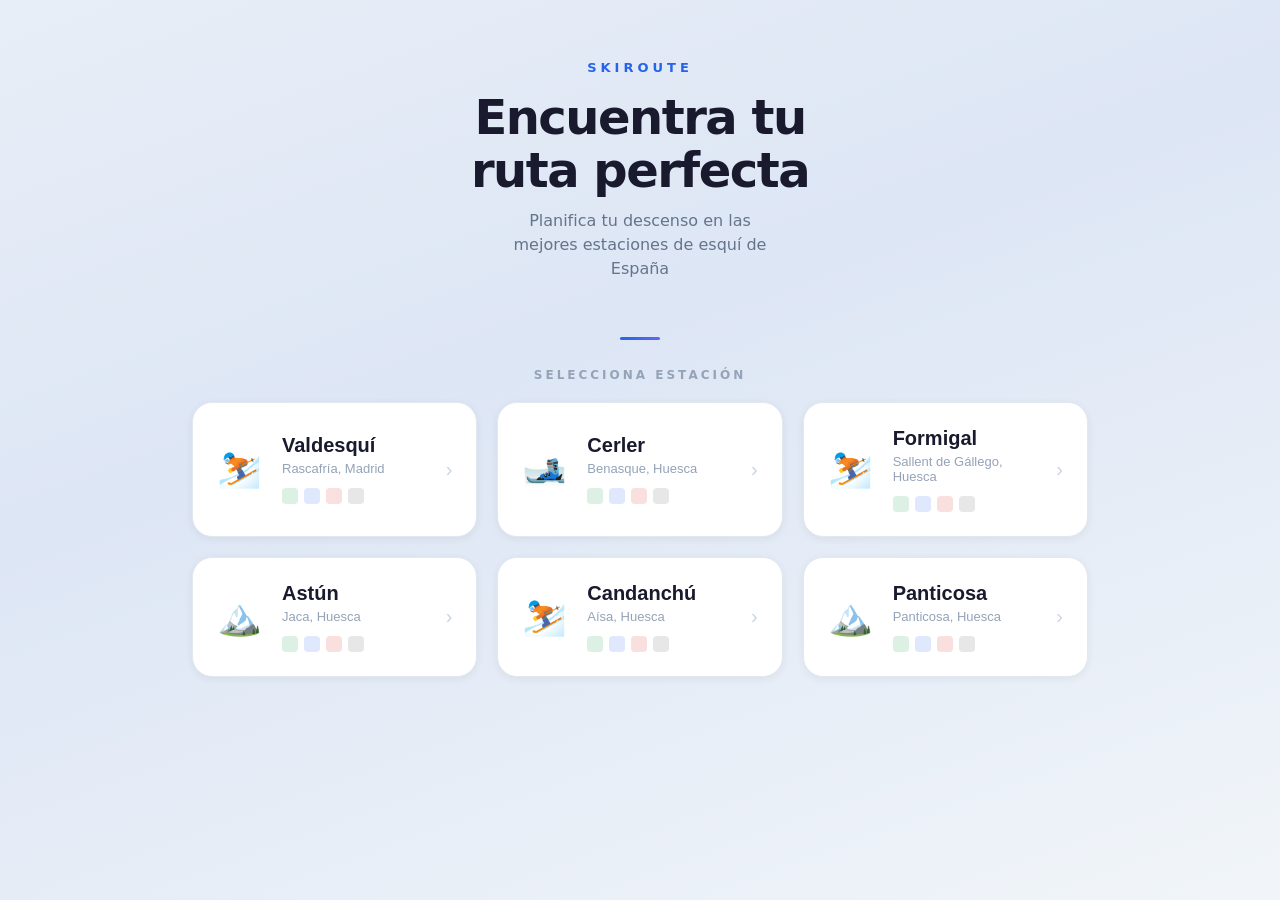
<file: frontend/index.html>
<!doctype html>
<html lang="es">
  <head>
    <meta charset="utf-8" />
    <meta name="viewport" content="width=device-width, initial-scale=1.0" />
    <title>SkiRoute</title>
    <link rel="icon" href="data:image/svg+xml,<svg xmlns=%22http://www.w3.org/2000/svg%22 viewBox=%220 0 100 100%22><text y=%22.9em%22 font-size=%2290%22>⛷️</text></svg>">
    <link rel="stylesheet" href="css/style.css" />
  </head>

  <body>
    <div class="landing">
      <div class="landing-hero">
        <div class="landing-logo">SkiRoute</div>
        <h1 class="landing-title">Encuentra tu<br />ruta perfecta</h1>
        <p class="landing-subtitle">
          Planifica tu descenso en las mejores estaciones de esquí de España
        </p>
      </div>

      <div class="landing-divider"></div>

      <p class="landing-section-title">Selecciona estación</p>

      <div class="estaciones">
        <button class="card-estacion" onclick="seleccionar('valdesqui')">
          <div class="card-icono">⛷️</div>
          <div class="card-info">
            <div class="card-nombre">Valdesquí</div>
            <div class="card-meta">Rascafría, Madrid</div>
            <div class="card-dificultades">
              <span class="badge badge-verde"></span>
              <span class="badge badge-azul"></span>
              <span class="badge badge-roja"></span>
              <span class="badge badge-negra"></span>
            </div>
          </div>
          <div class="card-arrow">›</div>
        </button>

<button class="card-estacion" onclick="seleccionar('cerler')">
          <div class="card-icono">🎿</div>
          <div class="card-info">
            <div class="card-nombre">Cerler</div>
            <div class="card-meta">Benasque, Huesca</div>
            <div class="card-dificultades">
              <span class="badge badge-verde"></span>
              <span class="badge badge-azul"></span>
              <span class="badge badge-roja"></span>
              <span class="badge badge-negra"></span>
            </div>
          </div>
          <div class="card-arrow">›</div>
        </button>

        <button class="card-estacion" onclick="seleccionar('formigal')">
          <div class="card-icono">⛷️</div>
          <div class="card-info">
            <div class="card-nombre">Formigal</div>
            <div class="card-meta">Sallent de Gállego, Huesca</div>
            <div class="card-dificultades">
              <span class="badge badge-verde"></span>
              <span class="badge badge-azul"></span>
              <span class="badge badge-roja"></span>
              <span class="badge badge-negra"></span>
            </div>
          </div>
          <div class="card-arrow">›</div>
        </button>

        <button class="card-estacion" onclick="seleccionar('astun')">
          <div class="card-icono">🏔️</div>
          <div class="card-info">
            <div class="card-nombre">Astún</div>
            <div class="card-meta">Jaca, Huesca</div>
            <div class="card-dificultades">
              <span class="badge badge-verde"></span>
              <span class="badge badge-azul"></span>
              <span class="badge badge-roja"></span>
              <span class="badge badge-negra"></span>
            </div>
          </div>
          <div class="card-arrow">›</div>
        </button>

        <button class="card-estacion" onclick="seleccionar('candanchu')">
          <div class="card-icono">⛷️</div>
          <div class="card-info">
            <div class="card-nombre">Candanchú</div>
            <div class="card-meta">Aísa, Huesca</div>
            <div class="card-dificultades">
              <span class="badge badge-verde"></span>
              <span class="badge badge-azul"></span>
              <span class="badge badge-roja"></span>
              <span class="badge badge-negra"></span>
            </div>
          </div>
          <div class="card-arrow">›</div>
        </button>

        <button class="card-estacion" onclick="seleccionar('panticosa')">
          <div class="card-icono">🏔️</div>
          <div class="card-info">
            <div class="card-nombre">Panticosa</div>
            <div class="card-meta">Panticosa, Huesca</div>
            <div class="card-dificultades">
              <span class="badge badge-verde"></span>
              <span class="badge badge-azul"></span>
              <span class="badge badge-roja"></span>
              <span class="badge badge-negra"></span>
            </div>
          </div>
          <div class="card-arrow">›</div>
        </button>
      </div>
    </div>

    <script src="js/selector_estacion.js"></script>
  </body>
</html>
</file>
<file: frontend/css/style.css>
/* Reset general */
*,
*::before,
*::after {
  box-sizing: border-box;
  margin: 0;
  padding: 0;
}

/* Base */
html,
body {
  height: 100%;
  font-family:
    -apple-system, BlinkMacSystemFont, "Segoe UI", system-ui, sans-serif;
  background: #f1f5f9;
  color: #1a1a2e;
  overflow: hidden;
}

/* Página de inicio */
.landing {
  height: 100vh;
  display: flex;
  flex-direction: column;
  background: linear-gradient(160deg, #e8eef7 0%, #dde6f5 40%, #f1f5f9 100%);
  overflow-y: auto;
  overflow-x: hidden;
}

.landing-hero {
  display: flex;
  flex-direction: column;
  align-items: center;
  justify-content: center;
  padding: 60px 24px 32px;
  text-align: center;
}

.landing-logo {
  font-size: 13px;
  font-weight: 700;
  letter-spacing: 4px;
  text-transform: uppercase;
  color: #2563eb;
  margin-bottom: 16px;
}

.landing-title {
  font-size: 48px;
  font-weight: 800;
  letter-spacing: -1.5px;
  line-height: 1.1;
  color: #1a1a2e;
  margin-bottom: 12px;
}

.landing-subtitle {
  font-size: 16px;
  color: #64748b;
  max-width: 280px;
  line-height: 1.5;
}

.landing-divider {
  width: 40px;
  height: 3px;
  background: linear-gradient(90deg, #2563eb, #6366f1);
  border-radius: 2px;
  margin: 32px auto 28px;
}

.landing-section-title {
  font-size: 12px;
  font-weight: 700;
  letter-spacing: 3px;
  text-transform: uppercase;
  color: #94a3b8;
  text-align: center;
  margin-bottom: 20px;
}

/* Tarjetas de estaciones */
.estaciones {
  display: flex;
  flex-direction: column;
  gap: 16px;
  padding: 0 20px 48px;
  max-width: 440px;
  width: 100%;
  margin: 0 auto;
}

/* En pantallas grandes las tarjetas se muestran en rejilla de 3 columnas */
@media (min-width: 768px) {
  .estaciones {
    display: grid;
    grid-template-columns: repeat(3, 1fr);
    max-width: 960px;
    gap: 20px;
    padding: 0 32px 48px;
  }

  .landing-hero {
    padding: 60px 24px 24px;
  }
}

.card-estacion {
  background: #ffffff;
  border: 1px solid #e2e8f0;
  border-radius: 20px;
  padding: 24px;
  cursor: pointer;
  transition: all 0.2s ease;
  text-align: left;
  display: flex;
  align-items: center;
  gap: 20px;
  width: 100%;
  box-shadow: 0 2px 8px rgba(0, 0, 0, 0.06);
}

.card-estacion:hover,
.card-estacion:focus {
  background: #f8faff;
  border-color: #93c5fd;
  transform: translateY(-2px);
  box-shadow: 0 8px 24px rgba(37, 99, 235, 0.1);
  outline: none;
}

.card-estacion:active {
  transform: translateY(0);
}

.card-icono {
  font-size: 36px;
  line-height: 1;
  flex-shrink: 0;
}

.card-info {
  flex: 1;
}

.card-nombre {
  font-size: 20px;
  font-weight: 700;
  color: #1a1a2e;
  margin-bottom: 4px;
}

.card-meta {
  font-size: 13px;
  color: #94a3b8;
  margin-bottom: 12px;
}

.card-dificultades {
  display: flex;
  gap: 6px;
}

/* Badges de dificultad en las tarjetas */
.badge {
  width: 16px;
  height: 16px;
  border-radius: 4px;
  display: inline-block;
}

.badge-verde {
  background: #16a34a;
}
.badge-azul {
  background: #2563eb;
}
.badge-roja {
  background: #dc2626;
}
.badge-negra {
  background: #111111;
}
.badge-freeride {
  background: #92400e;
}

.card-arrow {
  font-size: 20px;
  color: #cbd5e1;
  flex-shrink: 0;
}

/* Mapa */
#map {
  position: absolute;
  inset: 0;
  width: 100%;
  height: 100%;
  z-index: 0;
}

/* Barra superior con el botón de volver y el nombre de la estación */
.top-bar {
  position: absolute;
  top: 16px;
  left: 16px;
  right: 16px;
  display: flex;
  align-items: center;
  gap: 12px;
  z-index: 1000;
  pointer-events: none;
}

.btn-back {
  background: rgba(255, 255, 255, 0.9);
  backdrop-filter: blur(12px);
  -webkit-backdrop-filter: blur(12px);
  border: 1px solid #e2e8f0;
  border-radius: 50%;
  width: 40px;
  height: 40px;
  display: flex;
  align-items: center;
  justify-content: center;
  cursor: pointer;
  color: #1a1a2e;
  font-size: 18px;
  pointer-events: all;
  transition: background 0.2s;
  flex-shrink: 0;
  box-shadow: 0 2px 8px rgba(0, 0, 0, 0.1);
}

.btn-back:hover {
  background: #f0f6ff;
}

.top-bar-card {
  background: rgba(255, 255, 255, 0.9);
  backdrop-filter: blur(12px);
  -webkit-backdrop-filter: blur(12px);
  border: 1px solid #e2e8f0;
  border-radius: 12px;
  padding: 8px 16px;
  pointer-events: all;
  box-shadow: 0 2px 8px rgba(0, 0, 0, 0.1);
}

.top-bar-card .estacion-nombre {
  font-size: 15px;
  font-weight: 700;
  color: #1a1a2e;
}

/* Panel inferior con los controles de búsqueda de ruta */
.bottom-panel {
  position: absolute;
  bottom: 0;
  left: 0;
  right: 0;
  background: rgba(255, 255, 255, 0.95);
  backdrop-filter: blur(20px);
  -webkit-backdrop-filter: blur(20px);
  border-top: 1px solid #e2e8f0;
  border-radius: 24px 24px 0 0;
  padding: 12px 20px 32px;
  z-index: 1000;
  box-shadow: 0 -4px 24px rgba(0, 0, 0, 0.08);
  transition: transform 0.3s ease;
}

/* Estado colapsado: el panel se baja dejando solo el handle visible */
.bottom-panel.colapsado {
  transform: translateY(calc(100% - 28px));
}

.panel-handle {
  width: 36px;
  height: 24px;
  background: none;
  margin: 0 auto 12px;
  cursor: pointer;
  display: flex;
  align-items: center;
  justify-content: center;
  font-size: 20px;
  color: #94a3b8;
  transition: color 0.2s;
  user-select: none;
}

.panel-handle:hover {
  color: #475569;
}

/* Itinerario flotante que aparece en la esquina inferior izquierda cuando el panel está colapsado */
.itinerario-flotante {
  position: absolute;
  bottom: 40px;
  left: 16px;
  width: 260px;
  max-height: 220px;
  overflow-y: auto;
  background: #fffbeb;
  border: 1px solid #fcd34d;
  border-radius: 14px;
  padding: 12px 14px;
  z-index: 1100;
  box-shadow: 0 4px 16px rgba(0, 0, 0, 0.12);
}

/* Campos de origen y destino */
.panel-actions {
  display: flex;
  flex-direction: column;
  gap: 10px;
  margin-bottom: 20px;
}

.punto-row {
  position: relative;
  display: flex;
  align-items: center;
  gap: 10px;
  background: #f8faff;
  border: 1.5px solid #e2e8f0;
  border-radius: 14px;
  padding: 10px 12px;
  transition:
    border-color 0.2s,
    box-shadow 0.2s;
}

.punto-row.activo {
  border-color: #2563eb;
  box-shadow: 0 0 0 3px rgba(37, 99, 235, 0.1);
}

.punto-dot {
  font-size: 14px;
  flex-shrink: 0;
  line-height: 1;
}

.dot-origen {
  color: #22c55e;
}
.dot-destino {
  color: #ef4444;
}

.punto-input {
  flex: 1;
  border: none;
  background: transparent;
  font-size: 14px;
  font-weight: 500;
  color: #1a1a2e;
  outline: none;
}

.punto-input::placeholder {
  color: #94a3b8;
  font-weight: 400;
}

.btn-clear {
  background: none;
  border: none;
  color: #94a3b8;
  font-size: 18px;
  line-height: 1;
  cursor: pointer;
  padding: 0 2px;
  flex-shrink: 0;
  transition: color 0.15s;
}

.btn-clear:hover {
  color: #475569;
}

/* Desplegable de autocompletado */
.autocomplete-dropdown {
  display: none;
  position: absolute;
  bottom: calc(100% + 6px);
  left: 0;
  right: 0;
  background: #ffffff;
  border: 1px solid #e2e8f0;
  border-radius: 14px;
  box-shadow: 0 -4px 24px rgba(0, 0, 0, 0.1);
  overflow: hidden;
  z-index: 2000;
}

.drop-item {
  display: flex;
  align-items: center;
  gap: 10px;
  padding: 10px 14px;
  cursor: pointer;
  transition: background 0.15s;
}

.drop-item:hover {
  background: #f1f5f9;
}

.drop-icono {
  font-size: 13px;
  color: #94a3b8;
  flex-shrink: 0;
}

.drop-nombre {
  flex: 1;
  font-size: 14px;
  font-weight: 500;
  color: #1a1a2e;
}

/* Badges de dificultad en el desplegable */
.drop-badge {
  font-size: 11px;
  font-weight: 600;
  padding: 2px 8px;
  border-radius: 20px;
  flex-shrink: 0;
}

.badge-verde {
  background: rgba(22, 163, 74, 0.15);
  color: #16a34a;
}
.badge-azul {
  background: rgba(37, 99, 235, 0.15);
  color: #2563eb;
}
.badge-roja {
  background: rgba(220, 38, 38, 0.15);
  color: #dc2626;
}
.badge-negra {
  background: rgba(17, 17, 17, 0.1);
  color: #374151;
}
.badge-freeride {
  background: rgba(146, 64, 14, 0.15);
  color: #92400e;
}
.badge-remonte {
  background: rgba(156, 163, 175, 0.2);
  color: #6b7280;
}

/* Selector de dificultad máxima */
.dificultad-selector {
  margin-bottom: 14px;
}

.dificultad-label {
  display: block;
  font-size: 11px;
  font-weight: 700;
  letter-spacing: 0.05em;
  text-transform: uppercase;
  color: #94a3b8;
  margin-bottom: 8px;
}

.dificultad-botones {
  display: flex;
  gap: 6px;
}

.btn-dif {
  flex: 1;
  padding: 7px 4px;
  border-radius: 10px;
  border: 1.5px solid #e2e8f0;
  background: #f8faff;
  font-size: 12px;
  font-weight: 600;
  color: #64748b;
  cursor: pointer;
  transition: all 0.15s;
}

.btn-dif.activo {
  border-color: #2563eb;
  background: #eff6ff;
  color: #2563eb;
}

.btn-dif-verde.activo {
  border-color: #16a34a;
  background: rgba(22, 163, 74, 0.1);
  color: #16a34a;
}
.btn-dif-azul.activo {
  border-color: #2563eb;
  background: rgba(37, 99, 235, 0.1);
  color: #2563eb;
}
.btn-dif-roja.activo {
  border-color: #dc2626;
  background: rgba(220, 38, 38, 0.1);
  color: #dc2626;
}
.btn-dif-negra.activo {
  border-color: #374151;
  background: rgba(17, 17, 17, 0.08);
  color: #374151;
}

/* Botón calcular ruta */
.btn-calcular {
  display: none;
  width: 100%;
  padding: 15px;
  margin-bottom: 16px;
  background: #2563eb;
  color: #ffffff;
  border: none;
  border-radius: 14px;
  font-size: 15px;
  font-weight: 700;
  cursor: pointer;
  transition:
    background 0.2s,
    transform 0.1s;
}

.btn-calcular:hover {
  background: #1d4ed8;
}
.btn-calcular:active {
  transform: scale(0.98);
}
.btn-calcular:disabled {
  background: #93c5fd;
  cursor: not-allowed;
  transform: none;
}

/* Itinerario de la ruta calculada */
.itinerario {
  background: #fffbeb;
  border: 1px solid #fcd34d;
  border-radius: 14px;
  padding: 12px 14px;
  margin-bottom: 14px;
  max-height: 180px;
  overflow-y: auto;
}

.itinerario-header {
  display: flex;
  justify-content: space-between;
  align-items: center;
  margin-bottom: 10px;
}

.itinerario-titulo {
  font-size: 13px;
  font-weight: 700;
  color: #92400e;
}

.itinerario-distancia {
  font-size: 12px;
  font-weight: 600;
  color: #b45309;
}

.itinerario-lista {
  display: flex;
  flex-direction: column;
  gap: 6px;
}

.itinerario-paso {
  display: flex;
  align-items: center;
  gap: 8px;
  font-size: 13px;
}

.paso-num {
  width: 20px;
  height: 20px;
  border-radius: 50%;
  background: #f59e0b;
  color: #fff;
  font-size: 11px;
  font-weight: 700;
  display: flex;
  align-items: center;
  justify-content: center;
  flex-shrink: 0;
}

.paso-icono {
  font-size: 11px;
  font-weight: 700;
  flex-shrink: 0;
}

.icono-sube {
  color: #2563eb;
}
.icono-baja {
  color: #16a34a;
}

.paso-nombre {
  flex: 1;
  font-weight: 500;
  color: #1a1a2e;
}

/* Leyenda de colores */
.leyenda {
  display: flex;
  gap: 16px;
  flex-wrap: wrap;
}

.leyenda-item {
  display: flex;
  align-items: center;
  gap: 6px;
  font-size: 12px;
  color: #64748b;
}

.leyenda-linea {
  width: 24px;
  height: 4px;
  border-radius: 2px;
}

.leyenda-remonte {
  width: 24px;
  height: 3px;
  border-radius: 2px;
  background: #9ca3af;
}

/* Marcadores de origen y destino sobre el mapa */
.marcador-seleccion {
  width: 26px;
  height: 26px;
  border-radius: 50%;
  display: flex;
  align-items: center;
  justify-content: center;
  font-size: 12px;
  font-weight: 800;
  color: #ffffff;
  box-shadow: 0 2px 6px rgba(0, 0, 0, 0.3);
  border: 2px solid #ffffff;
}

.marcador-origen {
  background: #2563eb;
}
.marcador-destino {
  background: #7c3aed;
}

/* Modales de aviso y error */
.aviso-overlay {
  position: fixed;
  inset: 0;
  background: rgba(0, 0, 0, 0.45);
  z-index: 3000;
  display: flex;
  align-items: center;
  justify-content: center;
  padding: 24px;
}

.aviso-modal {
  background: #ffffff;
  border-radius: 20px;
  padding: 32px 28px 24px;
  max-width: 320px;
  width: 100%;
  text-align: center;
  box-shadow: 0 8px 40px rgba(0, 0, 0, 0.2);
}

.aviso-icono {
  font-size: 40px;
  margin-bottom: 16px;
}

.aviso-texto {
  font-size: 15px;
  font-weight: 500;
  color: #1a1a2e;
  line-height: 1.6;
  margin-bottom: 24px;
}

.aviso-btn {
  width: 100%;
  padding: 13px;
  background: #f59e0b;
  color: #ffffff;
  border: none;
  border-radius: 12px;
  font-size: 15px;
  font-weight: 700;
  cursor: pointer;
  transition: background 0.2s;
}

.aviso-btn:hover {
  background: #d97706;
}

.aviso-btn-error {
  background: #dc2626;
}
.aviso-btn-error:hover {
  background: #b91c1c;
}

/* Estilos sobre los controles nativos de Leaflet */
.leaflet-control-attribution {
  background: rgba(255, 255, 255, 0.8) !important;
  color: #94a3b8 !important;
  font-size: 10px !important;
}

.leaflet-control-attribution a {
  color: #2563eb !important;
}

.leaflet-control-zoom a {
  background: rgba(255, 255, 255, 0.9) !important;
  color: #1a1a2e !important;
  border-color: #e2e8f0 !important;
}

.leaflet-control-zoom a:hover {
  background: #f0f6ff !important;
}
</file>
